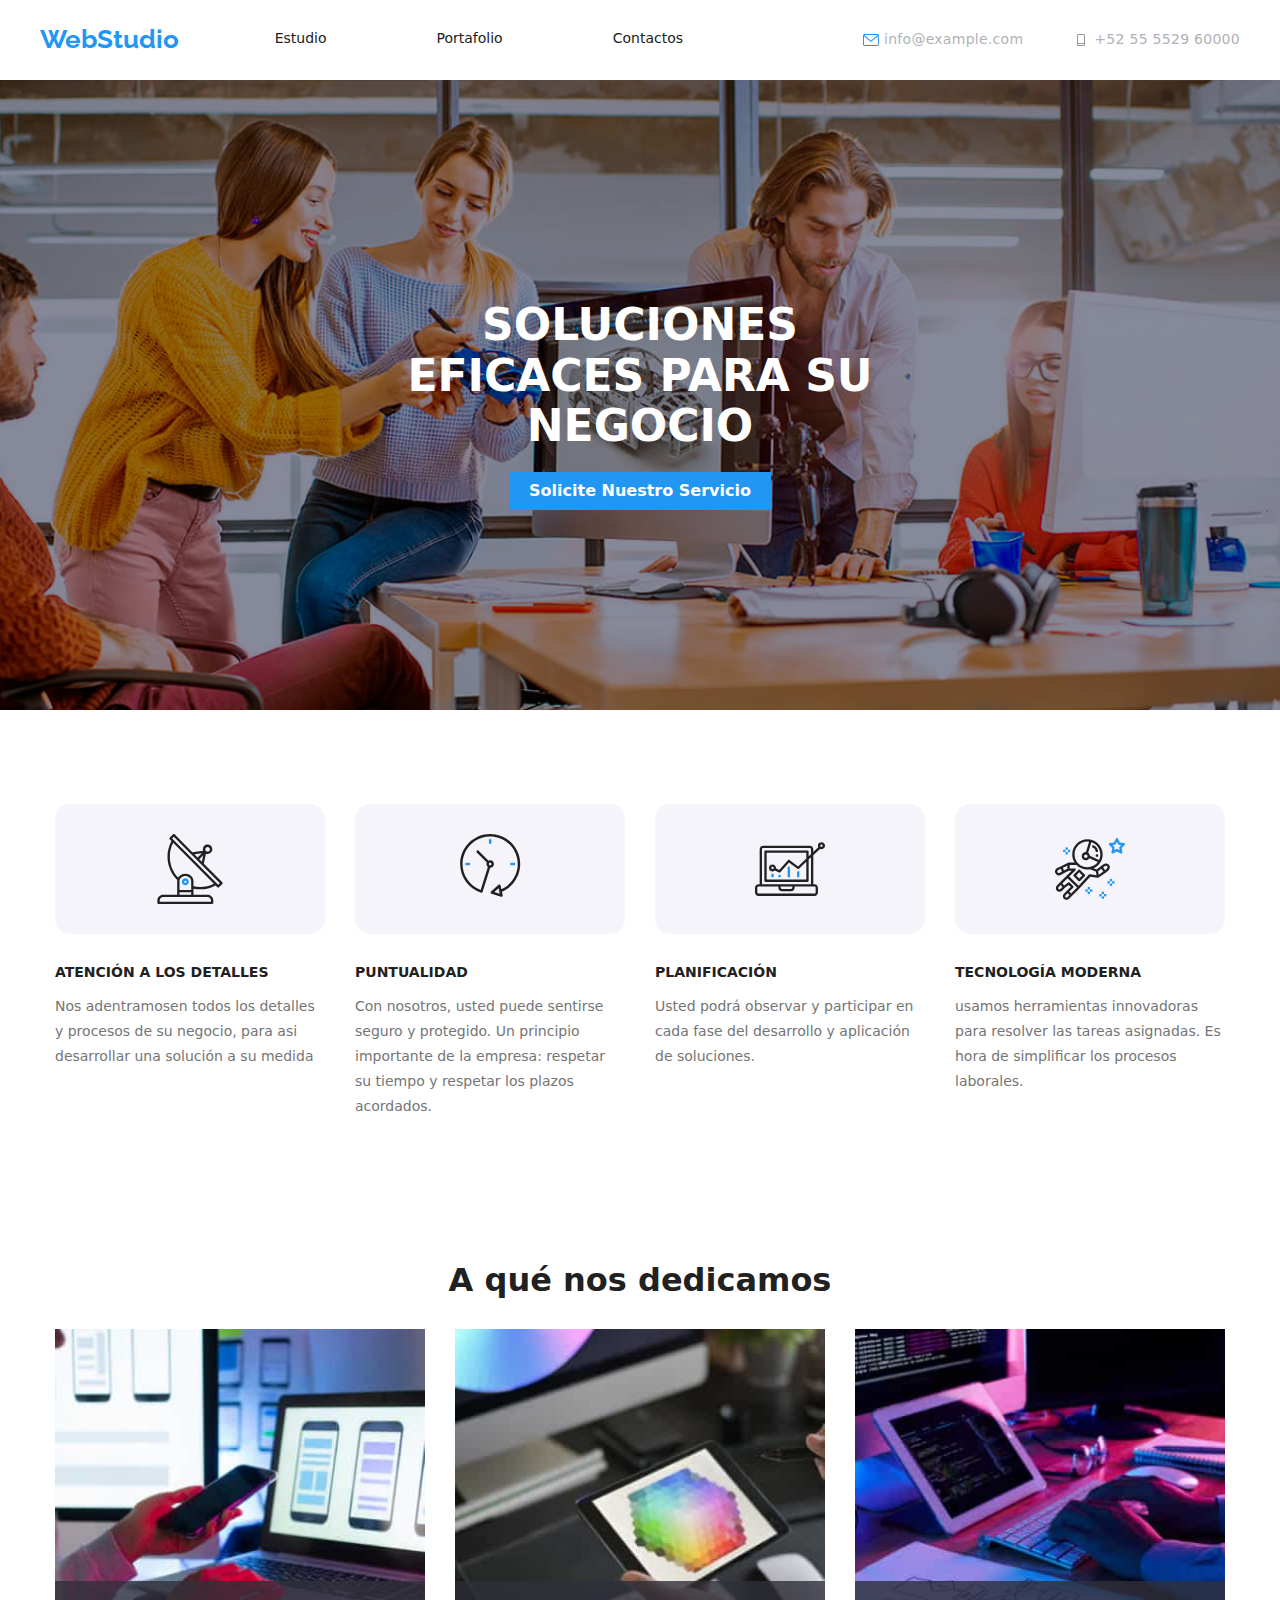
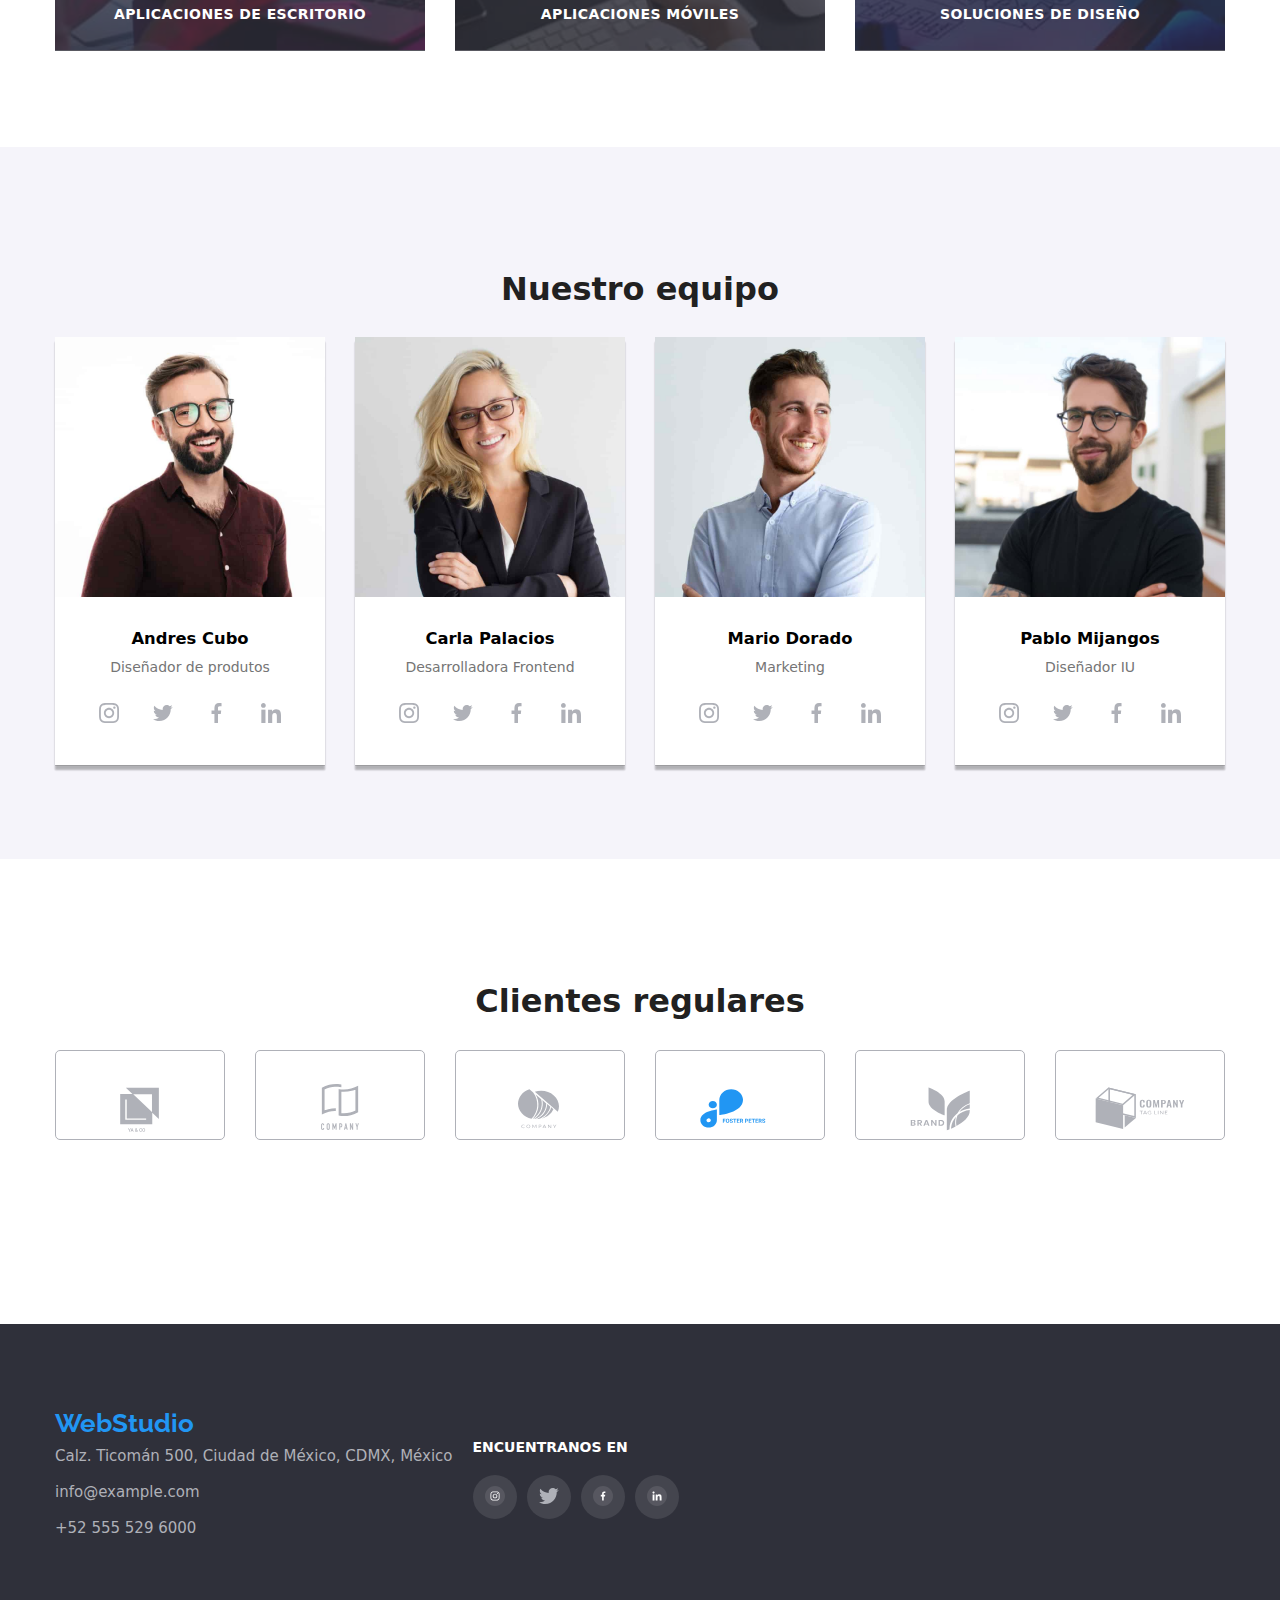
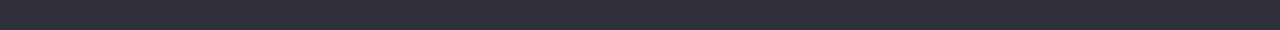
<file: index.html>
<!DOCTYPE html>
<html lang="en">

<head>
  <meta charset="UTF-8">
  <meta http-equiv="X-UA-Compatible" content="IE=edge">
  <meta name="viewport" content="width=device-width, initial-scale=1.0">
  <title>WebStudios</title>
  <link rel="stylesheet" href="./css/styles.css">
  <link rel="stylesheet" href="./css/modern-normalize.css"> 

</head>

<body>
  <!-- sección Header -->
  <header class="page-header">
    <a class="logo" href="WebStudio">WebStudio</a>
    <div class="contacts">
      <!-- menu  -->
      <nav>
        <ul class="nav-menu">
          <li><a class="page " href="./index.html">Estudio</a></li>
          <li><a class="page " href="./portafolio.html">Portafolio</a></li>
          <li><a class="page " href="./contactos.html">Contactos</a></li>
          <li></li>
          <li></li>
          <li>
            <a class="item" href="#">
              <svg class="icon">
                <use href="./images/SVG/sprite-sheet.svg#icon-sobre">
                </use>
              </svg>
              info@example.com
            </a>
          </li>
          <li>
            <a class="item" href="#">
              <svg class="icon">
                <use href="./images/SVG/sprite-sheet.svg#icon-celular"></use>
              </svg>
              +52 55 5529 60000
            </a>
          </li>
        </ul>
      </nav>
    </div>
  </header>

  <!-- sección contenidos main  -->
  <main>
    <!-- sección general  -->
    <section class="hero bg-hero">
      <h1 class="hero-title">SOLUCIONES EFICACES PARA SU NEGOCIO</h1>
      <button class="button-primary" type="button">solicite nuestro servicio</button>
    </section>
    <!-- sección beneficios  -->
    <section class="benefits">
      <div class="container">
        <ul class="benefits-list">
          <li>
            <div>
              <svg class="icon-benefit">
                <use href="./images/SVG/sprite-sheet.svg#icon-antena"></use>
              </svg>
            </div>

            <h3 class="title">atención a los detalles</h3>
            <p class="description">Nos adentramosen todos los detalles y procesos de su negocio, para asi desarrollar
              una solución a su medida</p>
          </li>

          <li>
            <div>
              <svg class="icon-benefit">
                <use href="./images/SVG/sprite-sheet.svg#icon-reloj"></use>
              </svg>
            </div>

            <h3 class="title">puntualidad</h3>
            <p class="description">
              Con nosotros, usted puede sentirse seguro y protegido. Un principio importante de la empresa: respetar su
              tiempo y respetar los plazos acordados.
            </p>
          </li>

          <li>
            <div>
              <svg class="icon-benefit">
                <use href="./images/SVG/sprite-sheet.svg#icon-diagrama"></use>
              </svg>
            </div>

            <h3 class="title">planificación</h3>
            <p class="description">Usted podrá observar y participar en cada fase del desarrollo y aplicación de
              soluciones.</p>
          </li>

          <li>
            <div>
              <svg class="icon-benefit">
                <use href="./images/SVG/sprite-sheet.svg#icon-astronauta"></use>
              </svg>
            </div>

            <h3 class="title">Tecnología moderna</h3>
            <p class="description">usamos herramientas innovadoras para resolver las tareas asignadas. Es hora de
              simplificar los procesos
              laborales.
            </p>
          </li>
        </ul>
      </div>
    </section>

    <!-- sección a qué nos dedicamos  -->
    <section class="section what-we-do-section">
      <h2>A qué nos dedicamos</h2>
      <div class="container">
        <!-- imagenes  -->
          <ul>
            <li>
              <img src="./images/image1.jpg" alt="Desktop Apps" width="370" />
              <div class="info"><p class="color-info">APLICACIONES DE ESCRITORIO</p></div>
            </li>
            <li>
              <img src="./images/image2.jpg" alt="Mobile Apps" width="370" />
              <div class="info"><p class="color-info">APLICACIONES MÓVILES</p></div>
            </li>
            <li>
              <img src="./images/image3.jpg" alt="Design & solutions" width="370" />
              <div class="info"><p class="color-info">SOLUCIONES DE DISEÑO</p></div>
            </li>
          </ul>
      </div>
    </section>

    <!--seccion nuestro equipo-->
    <section class="team-section">
      <div class="container">
        <h2>Nuestro equipo</h2>
        <!-- tarjetas  -->
        <ul class="team-cards">
          <li>
            <img src="./images/team1.jpg" alt="first Member" width="270px">
            <h3>Andres Cubo</h3>
            <p>Diseñador de produtos</p>
            <div class="containerall">
              <div class="social">
                <a href="#">
                  <svg class="icon">
                    <use href="./images/SVG/sprite-sheet.svg#icon-instagram"></use>
                  </svg>
                </a>
              </div>
              <div class="social">
                <a href="#">
                  <svg class="icon">
                    <use href="./images/SVG/sprite-sheet.svg#icon-twiter"></use>
                  </svg>
                </a>
              </div>
              <div class="social">
                <a href="#">
                  <svg class="icon">
                    <use href="./images/SVG/sprite-sheet.svg#icon-facebook"></use>
                  </svg>
                </a>
              </div>
              <div class="social">
                <a href="#">
                  <svg class="icon">
                    <use href="./images/SVG/sprite-sheet.svg#icon-linkedin"></use>
                  </svg>
                </a>
              </div>
            </div>
          </li>

          <li>
            <img src="./images/team2.jpg" alt="second Member" width="270">
            <h3>Carla Palacios</h3>
            <p>Desarrolladora Frontend</p>
            <div class="containerall">
              <div class="social">
                <a href="#">
                  <svg class="icon">
                    <use href="./images/SVG/sprite-sheet.svg#icon-instagram"></use>
                  </svg>
                </a>
              </div>
              <div class="social">
                <a href="#">
                  <svg class="icon">
                    <use href="./images/SVG/sprite-sheet.svg#icon-twiter"></use>
                  </svg>
                </a>
              </div>
              <div class="social">
                <a href="#">
                  <svg class="icon">
                    <use href="./images/SVG/sprite-sheet.svg#icon-facebook"></use>
                  </svg>
                </a>
              </div>
              <div class="social">
                <a href="#">
                  <svg class="icon">
                    <use href="./images/SVG/sprite-sheet.svg#icon-linkedin"></use>
                  </svg>
                </a>
              </div>
            </div>
          </li>

          <li>
            <img src="./images/team3.jpg" alt="third Member" width="270">
            <h3>Mario Dorado</h3>
            <p>Marketing</p>
            <div class="containerall">
              <div class="social">
                <a href="#">
                  <svg class="icon">
                    <use href="./images/SVG/sprite-sheet.svg#icon-instagram"></use>
                  </svg>
                </a>
              </div>
              <div class="social">
                <a href="#">
                  <svg class="icon">
                    <use href="./images/SVG/sprite-sheet.svg#icon-twiter"></use>
                  </svg>
                </a>
              </div>
              <div class="social">
                <a href="#">
                  <svg class="icon">
                    <use href="./images/SVG/sprite-sheet.svg#icon-facebook"></use>
                  </svg>
                </a>
              </div>
              <div class="social">
                <a href="#">
                  <svg class="icon">
                    <use href="./images/SVG/sprite-sheet.svg#icon-linkedin"></use>
                  </svg>
                </a>
              </div>
            </div>
          </li>

          <li>
            <img src="./images/team4.jpg" alt="fourth Member" width="270">
            <h3>Pablo Mijangos</h3>
            <p>Diseñador IU</p>
            <div class="containerall">
              <div class="social">
                <a href="#">
                  <svg class="icon">
                    <use href="./images/SVG/sprite-sheet.svg#icon-instagram"></use>
                  </svg>
                </a>
              </div>
              <div class="social">
                <a href="#">
                  <svg class="icon">
                    <use href="./images/SVG/sprite-sheet.svg#icon-twiter"></use>
                  </svg>
                </a>
              </div>
              <div class="social">
                <a href="#">
                  <svg class="icon">
                    <use href="./images/SVG/sprite-sheet.svg#icon-facebook"></use>
                  </svg>
                </a>
              </div>
              <div class="social">
                <a href="#">
                  <svg class="icon">
                    <use href="./images/SVG/sprite-sheet.svg#icon-linkedin"></use>
                  </svg>
                </a>
              </div>
            </div>
          </li>
      </div>
    </section>

    <!--clientes-->
    <section class="customer">
      <h2>Clientes regulares</h2>
      <div class="container-customer">
        <!--company-->
        <div class="logo">
          <a href="#">
            <svg class="icon-logo">
              <use href="./images/SVG/sprite-sheet.svg#icon-Logo1"></use>
            </svg>
          </a>
        </div>
        <div class="logo">
          <a href="#">
            <svg class="icon-logo">
              <use href="./images/SVG/sprite-sheet.svg#icon-Logo2"></use>
            </svg>
          </a>
        </div>
        <div class="logo">
          <a href="#">
            <svg class="icon-logo">
              <use href="./images/SVG/sprite-sheet.svg#icon-Logo3"></use>
            </svg>
          </a>
        </div>
        <div class="logo">
          <a href="#">
            <svg class="icon-logo">
              <use href="./images/SVG/sprite-sheet.svg#icon-Logo4"></use>
            </svg>
          </a>
        </div>
        <div class="logo">
          <a href="#">
            <svg class="icon-logo">
              <use href="./images/SVG/sprite-sheet.svg#icon-Logo5"></use>
            </svg>
          </a>
        </div>
        <div class="logo">
          <a href="#">
            <svg class="icon-logo">
              <use href="./images/SVG/sprite-sheet.svg#icon-Logo6"></use>
            </svg>
          </a>
        </div>
      </div>
    </section>
  </main>

  <footer>
    <a class="logo" href="">WebStudio</a>
    <div class="container">
      <address>
        <ul>
          <li>
            <a class="contact" href="#" target="_blank" rel="noopener noreferrer">Calz. Ticomán 500, Ciudad de México, CDMX, México</a>
          </li>
          <li>
            <a class="contact" href="mailto:info@example.com">info@example.com</a>
          </li>
          <li>
            <a class="contact" href="tel:+525555296000">+52 555 529 6000</a>
          </li>
        </ul>
      </address>
      <aside>
        <p>ENCUENTRANOS EN</p>
        <ul>
          <li>
            <a href="#">
              <svg class="icon" width="20" height="20">
                <use href="./images/SVG/sprite-sheet.svg#icon-instagramfooter"></use>
              </svg>
            </a>
          </li>
          <li>
            <a href="#">
              <svg class="icon" width="20" height="20">
                <use href="./images/SVG/sprite-sheet.svg#icon-twiter"></use>
              </svg>
            </a>
          </li>
          <li>
            <a href="#">
              <svg class="icon" width="20" height="20">
                <use href="./images/SVG/sprite-sheet.svg#icon-facebookfooter"></use>
              </svg>
            </a>
          </li>
          <li>
            <a href="#">
              <svg class="icon" width="20" height="20">
                <use href="./images/SVG/sprite-sheet.svg#icon-linknidfooter"></use>
              </svg>
            </a>
          </li>
        </ul>
      </aside>
    </div>

  </footer>
</body>

</html
</file>
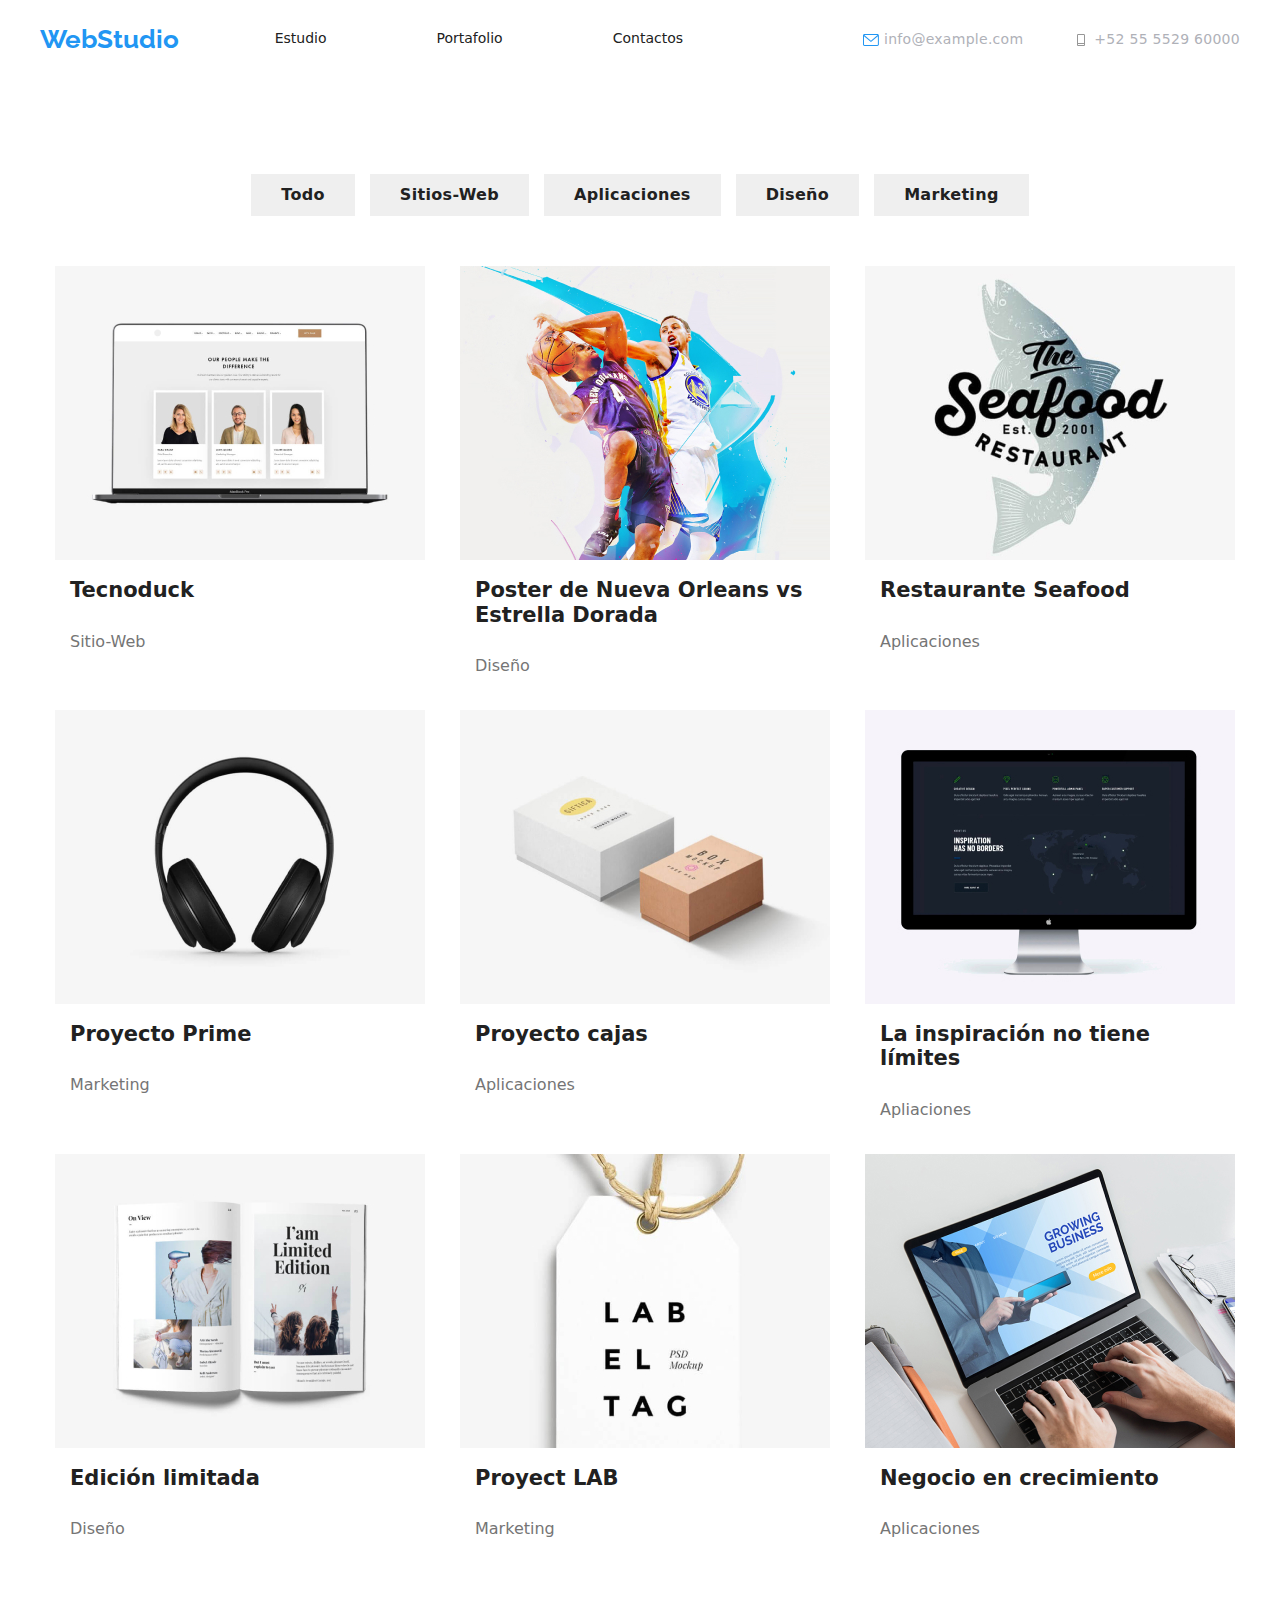
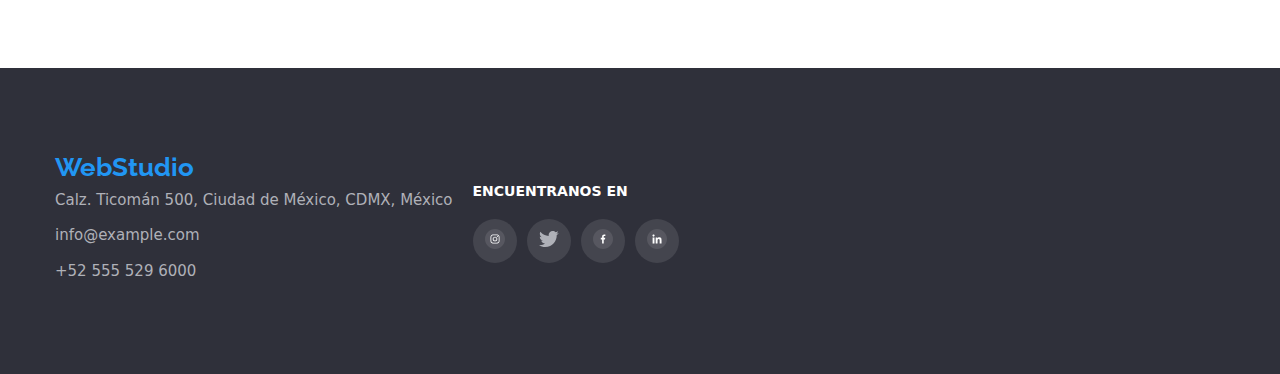
<file: portafolio.html>
<!DOCTYPE html>
<html lang="en">

<head>
  <meta charset="UTF-8">
  <meta http-equiv="X-UA-Compatible" content="IE=edge">
  <meta name="viewport" content="width=device-width, initial-scale=1.0">
  <title>WebStudios</title>
  <link rel="stylesheet" href="./css/styles.css">
  <link rel="stylesheet" href="./css/modern-normalize.css">

</head>

<body>
  <!-- sección Header -->
  <header class="page-header">
    <a class="logo" href="WebStudio">WebStudio</a>
    <div class="contacts">
      <!-- menu  -->
      <nav>
        <ul class="nav-menu">
          <li><a class="page " href="./index.html">Estudio</a></li>
          <li><a class="page " href="./portafolio.html">Portafolio</a></li>
          <li><a class="page " href="./contactos.html">Contactos</a></li>
          <li></li>
          <li></li>
          <li>
            <a class="item" href="#">
              <svg class="icon">
                <use href="./images/SVG/sprite-sheet.svg#icon-sobre"></use>
              </svg>
              info@example.com
            </a>
          </li>
          <li>
            <a class="item" href="#">
              <svg class="icon">
                <use href="./images/SVG/sprite-sheet.svg#icon-celular"></use>
              </svg>
              +52 55 5529 60000
            </a>
          </li>
        </ul>
      </nav>
    </div>
  </header>

  <main>
    <section class="section portfolio">
      <div class="container">
        <!-- tabla Menú  -->
        <ul class="menu list">
          <li><button class="button" type="button">Todo</button></li>
          <li><button class="button" type="button">Sitios-web</button></li>
          <li><button class="button" type="button">Aplicaciones</button></li>
          <li><button class="button" type="button">Diseño</button></li>
          <li><button class="button" type="button">Marketing</button></li>
        </ul>

        <!-- Tarjetas lista  -->
        <ul class="list cards">
          <li>
            <a href="#" class="link">
              <img src="./images/img_portfolio1.jpg" alt="Tecnoduck Sitio-Web" width="370">
              <h2 class="portfolio-title">Tecnoduck</h2>
              <p class="portfolio-text">Sitio-Web</p>
            </a>
          </li>

          <li>
            <a href="#" class="link">
              <img src="./images/img_portfolio2.jpg" alt="Poster de Nueva Orleans vs Estrella Dorada Diseño"
                width="370">
              <h2 class="portfolio-title">Poster de Nueva Orleans vs Estrella Dorada</h2>
              <p class="portfolio-text">Diseño</p>
            </a>
          </li>

          <li>
            <a href="#" class="link">
              <img src="./images/img_portfolio3.jpg" alt="Restaurante Seafood Aplicaciones" width="370">
              <h2 class="portfolio-title">Restaurante Seafood </h2>
              <p class="portfolio-text">Aplicaciones</p>
            </a>
          </li>

          <li>
            <a href="#" class="link">
              <img src="./images/img_portfolio4.jpg" alt="Proyecto Prime Marketing" width="370">
              <h2 class="portafolio-title">Proyecto Prime</h2>
              <p class="portfolio-text">Marketing</p>
            </a>
          </li>

          <li>
            <a href="#" class="link">
              <img src="./images/img_portfolio5.jpg" alt="Proyecto cajas Aplicaciones" width="370">
              <h2 class="portfolio-title">Proyecto cajas</h2>
              <p class="portfolio-text">Aplicaciones</p>
            </a>
          </li>

          <li>
            <a href="#" class="link">
              <img src="./images/img_portfolio6.jpg" alt="La inspiración no tiene límites Apliaciones" width="370">
              <h2 class="portfolio-title">La inspiración no tiene límites</h2>
              <p class="portfolio-text">Apliaciones</p>
            </a>
          </li>

          <li>
            <a href="#" class="link">
              <img src="./images/img_portfolio7.jpg" alt="Edición limitada Diseño" width="370">
              <h2 class="portfolio-title">Edición limitada</h2>
              <p class="portfolio-text">Diseño</p>
            </a>
          </li>

          <li>
            <a href="#" class="link">
              <img src="./images/img_portfolio8.jpg" alt="Proyect LAB Marketing" width="370">
              <h2 class="portfolio-title">Proyect LAB</h2>
              <p class="portfolio-text">Marketing</p>
            </a>
          </li>

          <li>
            <a href="#" class="link">
              <img src="./images/img_portfolio9.jpg" alt="Negocio en crecimientos Aplicaciones" width="370">
              <h2 class="portfolio-title">Negocio en crecimiento</h2>
              <p class="portfolio-text">Aplicaciones</p>
            </a>
          </li>
        </ul>
      </div>
    </section>
  </main>

  <footer>
    <a class="logo" href="">WebStudio</a>
    <div class="container">
      <address>
        <ul>
          <li>
            <a class="contact" href="#" target="_blank" rel="noopener noreferrer">Calz. Ticomán 500, Ciudad de
              México, CDMX, México</a>
          </li>
          <li>
            <a class="contact" href="mailto:info@example.com">info@example.com</a>
          </li>
          <li>
            <a class="contact" href="tel:+525555296000">+52 555 529 6000</a>
          </li>
        </ul>
      </address>
      <aside>
        <p>ENCUENTRANOS EN</p>
        <ul>
          <li>
            <a href="#">
              <svg class="icon" width="20" height="20">
                <use href="./images/SVG/sprite-sheet.svg#icon-instagramfooter"></use>
              </svg>
            </a>
          </li>
          <li>
            <a href="#">
              <svg class="icon" width="20" height="20">
                <use href="./images/SVG/sprite-sheet.svg#icon-twiter"></use>
              </svg>
            </a>
          </li>
          <li>
            <a href="#">
              <svg class="icon" width="20" height="20">
                <use href="./images/SVG/sprite-sheet.svg#icon-facebookfooter"></use>
              </svg>
            </a>
          </li>
          <li>
            <a href="#">
              <svg class="icon" width="20" height="20">
                <use href="./images/SVG/sprite-sheet.svg#icon-linknidfooter"></use>
              </svg>
            </a>
          </li>
        </ul>
      </aside>
    </div>

  </footer>
</body>

</html
</file>
<file: css/styles.css>
@import url("https://fonts.googleapis.com/css2?family=Raleway:wght@700&display=swap");
@import url("https://fonts.googleapis.com/css2?family=Roboto:wght@400;500;700;900&display=swap");

:root {
  --accent-color: #2196f3;
  --accent-color-hover: #188ce8;

  --background-black-1: #21303a;
  --background-black-2: #2f303a;
  --background-black-240Perc: hsla(235, 10%, 21%, 0.4);

  --primary-black-color: #212121;
  --primary-text-color: #757575;
  --primary-white-color: #ffffff;
  --primary-white-60Perc: hsla(0, 0%, 100%, 0.6);
  --primary-white-10Perc: hsla(0, 0%, 100%, 0.1);

  --gray-1: #f5f4fa;
  --gray-2: #afb1b8;
  --black-1: #000000;

  --container-padding: calc((100% - 1200px) / 2);
}

* {
  margin: 0;
  padding: 0;
  box-sizing: border-box;
}

body {
  background-color: var(--primary-white-color);
  color: var(--primary-text-color);
  font-family: "Roboto", sans-serif;
  font-size: 14px;
  letter-spacing: 0 0.3em;
}

a {
  text-decoration: none;
}

section {
  padding: 94px 0;
}


.button-primary {
  background-color: var(--accent-color);
  color: var(--primary-white-color);
  font-size: 16px;
  font-weight: 700;

  border: none;
  outline: none;
  text-transform: capitalize;
  padding: 10px 20px;
}
.button-primary:hover {
  background-color: var(--button-primary-hover);
}

.logo {
  color: var(--accent-color);
  font-family: "Raleway", sans-serif;
  font-size: 26px;
  font-weight: 700;
  line-height: 1.2;
  text-decoration: none;
}
.logo-black {
  color: var(--logo-black);
}
.logo-white {
  color: var(--primary-white-color);
}

.section > h2 {
  color: var(--primary-black-color);
  font-size: 32px;
  font-weight: 700px;
  padding: 30px 0;
  text-align:center;
}
.no-top-pading {
  padding-top: 0;
}

/* ----------- Header section ----------- */
header {
  display: flex;
  justify-content: space-between;
  align-items: center;

  height: 80px;
  padding: 0 var(--container-padding);
}
header nav {
  display: flex;
  align-items: center;
  gap: 100px;
}

header nav .logo {
  position: absolute;
  width: 145px;
  height: 31px;
  left: 215px;
  top: 24px;
  font-family: 'Raleway';
  font-style: normal;
  font-weight: 700;
  font-size: 26px;
  line-height: 31px;
  /* identical to box height */
  
  letter-spacing: 0.03em;
  
  color: #2196F3;
}

header nav .nav-menu {
  display: flex;
  list-style: none;
  gap: 50px;
  
}

header nav .nav-menu .page {
  color: var(--primary-black-color);
  padding: 30px;
  font-weight: 500;
  font-size: 14px;
  line-height: 16.41px;
  letter-spacing: 2%;
  text-decoration: none;
  text-transform: capitalize;
}

.nav-menu {
  display: flex;
  list-style: none;
  gap: 80px;
}
.nav-menu .item {
  color: var(--gray-2);
  font-weight: 500;
  font-size: 14px;
  line-height: 1.4;
  letter-spacing: 0.02em;
  text-decoration: none;
  display: flex;
  align-items: center;
  gap: 5px;
}

.nav-menu .item svg {
  Width:16px;
  Height:12px;
  Top: 30px;
  Left: 1052px;
}

.contacts .item:hover svg {
  fill: #188ce8;
}

.contacts .page:hover,
.contacts .page:focus,
.nav-menu .item:hover,
.nav-menu .item:focus {
  color: var(--accent-color);
}


/* ----------- Hero section ----------- */
.hero {
  background-color: var(--primary-black-color);
  padding: 200px var(--container-padding);
  text-align: center;
  background-image: url("../images/img_banner.jpg");
  max-width: 1600px;
  background-size: cover;
  background-position: center;
}

.hero .hero-title {
  width: 500px;
  padding: 20px 0;
  margin: auto;
  color: var(--primary-white-color);
  font-size: 44px;
  text-transform: capitalize;
}
/* ----------- Benefits section ----------- */
.benefits .container .benefits-list {
  flex-wrap: wrap;
  align-items: flex-start;
  justify-content: space-between;
  display: flex;
}
.benefits .container .benefits-list li div {
  display: flex;
  align-items: center;
  justify-content: center;

  background-color: var(--gray-1);
  border-radius: 15px;
  height: 130px;
  margin-bottom: 30px;
  width: 270px;
}
.benefits .container .benefits-list li div .icon-benefit {
  width: 70px;
  height: 70px;
}
.benefits .container .benefits-list li {
  list-style: none;
  width: 270px;
}
.benefits .container .benefits-list li .title {
  font-size: 14px;
  height: 30px;
  text-transform: uppercase;
  color: var(--primary-black-color);
}
.description {
  height: 50px;
  line-height: 25px;
}


/* ----------- What we do----------- */

.what-we-do-section .container ul {
  width: 1170px;
  display: flex;
  align-items: center;
  list-style-type: none;
  justify-content: space-between;
  flex-wrap: wrap;
}
.what-we-do-section .container ul li {
    position: relative;
    width: 370px;
}

.info {
  position: absolute;
  width: 370px;
  height: 70px;
  top: 78%;
  text-align: center;
  padding-top: 25px;
  background-color: rgba(47, 48, 58, 0.8);
}
.color-info {
  
font-weight: 700;
font-size: 14px;
line-height: 16px;

letter-spacing: 0.03em;
color: var(--primary-white-color);
}

/*----------- Team section -----------*/
.team-section {
  background-color: var(--gray-1);
}
.team-section .container h2 {
  color: var(--primary-black-color);
  font-size: 32px;
  font-weight: 700px;
  padding: 30px 0;
  text-align: center;
}
.team-section .container .team-cards {
  display: flex;
  justify-content: space-between;
  flex-wrap: wrap;
  align-items: flex-end;
  width: 1170px;
}
.team-section .container .team-cards li {
  background-color: var(--primary-white-color);
  text-align: center;
  list-style: none;
  box-shadow: 0 5px 2px rgba(0, 0, 0, 0.034),
    0 5px 2px rgba(0, 0, 0, 0.048), 0 5px 2px rgba(0, 0, 0, 0.06),
    0 5px 2px rgba(0, 0, 0, 0.072), 0 5px 2px rgba(0, 0, 0, 0.086),
    0 1px 0.5px rgba(0, 0, 0, 0.12);
}

.team-section .container .team-cards li h3 {
  margin: 30px 0 10px 0;
  color:#000000
}
.team-section .container .team-cards li p {
  margin-bottom: 8px;
  color: #757575;
  margin-bottom: 16px;
}

.containerall{
  width: 206px;
  display: flex;
  margin: 0 32px 30px 32px; 
  gap: 10px;
}

.social {
  width: 44px;
  height: 44px;
  
}

.team-section .container .team-cards li a .icon {
  width: 20px;
  height: 20px;
  margin: 12px 12px 12px 12px;
  fill: var(--primary-text-color);
}

.team-section .container .team-cards a:hover .icon {
  fill: var(--primary-white-color);
}


.social:hover {
  border-radius: 50%;
  background-color: var(--accent-color);
}


.card {
  position: absolute;
  width: 270px;
  height: 428px;
  left: 215px;
  top: 1785px;
}

.container {
  padding: 0 15px;
  max-width: 1200px;
  margin: 0 auto;
}

.information {
  padding: 2px 16px;
}

/*----------- costumber -----------*/

.customer h2 {
  color: var(--primary-black-color);
  font-size: 32px;
  font-weight: 700px;
  padding: 30px 0;
  text-align: center;
  
}

.customer .container-customer {
  display: flex;
  align-items: center;
  justify-content: center;
  list-style: none;
  margin-bottom: 90px;
  gap: 30px;
}

.customer .container-customer div {
  display: flex;
  align-items: center;
  justify-content: center;
  flex-wrap: wrap;
  border: solid 1px var(--gray-2);
  border-radius: 5px;
  cursor: pointer;
  height: 90px;
  width: 170px;
}


.customer .container-customer div .icon-logo {
  width: 100px;
  height: 110px;
}

.customer .container-customer div:hover {
  border: solid 1px var(--accent-color);
}

.customer .container-customer div .icon-logo:hover {
  top: 25%;
  left: 25%;
  width: 95px;
  height: 95px;
  fill: var(--accent-color-hover);
}

.customer .container-customer div a:hover .icon-logo {
  fill: var(--accent-color);
}
/*----------- Portfolio section -----------*/
.portfolio .menu {
  display: flex;
  align-items: center;
  justify-content: center;
  gap: 15px;
  margin-bottom: 50px;
  list-style: none;
}
.portfolio .menu li button {
  border: none;
  outline: none;
  color: var(--primary-black-color);

  font-weight: 700;
  font-size: 16px;
  line-height: 1.4;
  letter-spacing: 0.02em;
  padding: 10px 30px;

  text-decoration: none;
  text-transform: capitalize;
  
}

.portfolio .menu li button:hover,
.portfolio .menu li button.current {
  color: var(--primary-white-color);
  background-color: var(--accent-color);
}

.portfolio .cards {
  justify-content: space-between;
  flex-wrap: wrap;
  display: flex;
  
}

.portfolio .cards li {
  display: flex;
  margin-bottom: 20px; 
  width: 360px;
  
}

.portfolio .cards li:hover {
  box-shadow: 0px 1px 1px rgba(0, 0, 0, 0.12), 0px 4px 4px rgba(0, 0, 0, 0.06), 1px 4px 6px rgba(0, 0, 0, 0.16);
  transition: all 300ms ease-in-out;
}

.portfolio .cards li a h2{
  color: var(--primary-black-color);
  padding: 15px;
}
.portfolio .cards li a p {
  color: var(--primary-text-color);
  font-size: 16px;
  padding: 15px;
}

/*----------- footer section ----------- */
footer {
  padding: 84px var(--container-padding);
  background-color: var(--background-black-2);
}

footer .logo {
  padding: 15px;
  color: var(--accent-color);
}

footer .container {
display: flex;
align-items: flex-start;
justify-content: flex-start;
gap: 20px;
}
footer .container address ul {
  list-style: none;
}
footer .container address .contact {
  display: block;
  color: var(--gray-2);
  font-style: normal;
  font-weight: 400;
  font-size: 15px;
  line-height: 1.71;
  text-decoration: none;
  padding: 5px 0;
}
footer .container address .contact:hover {
  color: var(--primary-white-color);
}
footer .container aside p {
  color: var(--primary-white-color);
  font-weight: 700;
  margin-bottom: 20px;
}

footer .container aside ul {
  display: flex;
  align-items: center;
  list-style: none;
  gap: 10px;
}

footer .container aside ul li {
  display: flex;
  align-items: center;
  justify-content: center;
  background-color: var(--primary-white-10Perc);
  border-radius: 25px;
  cursor: pointer;
  height: 44px;
  width: 44px;
}

footer .container aside ul li .icon:hover{
  height: 44px;
  width: 44px;
  border-radius: 50%;
  background-color: var(--accent-color);
  fill: var(--primary-white-color);
}
</file>
